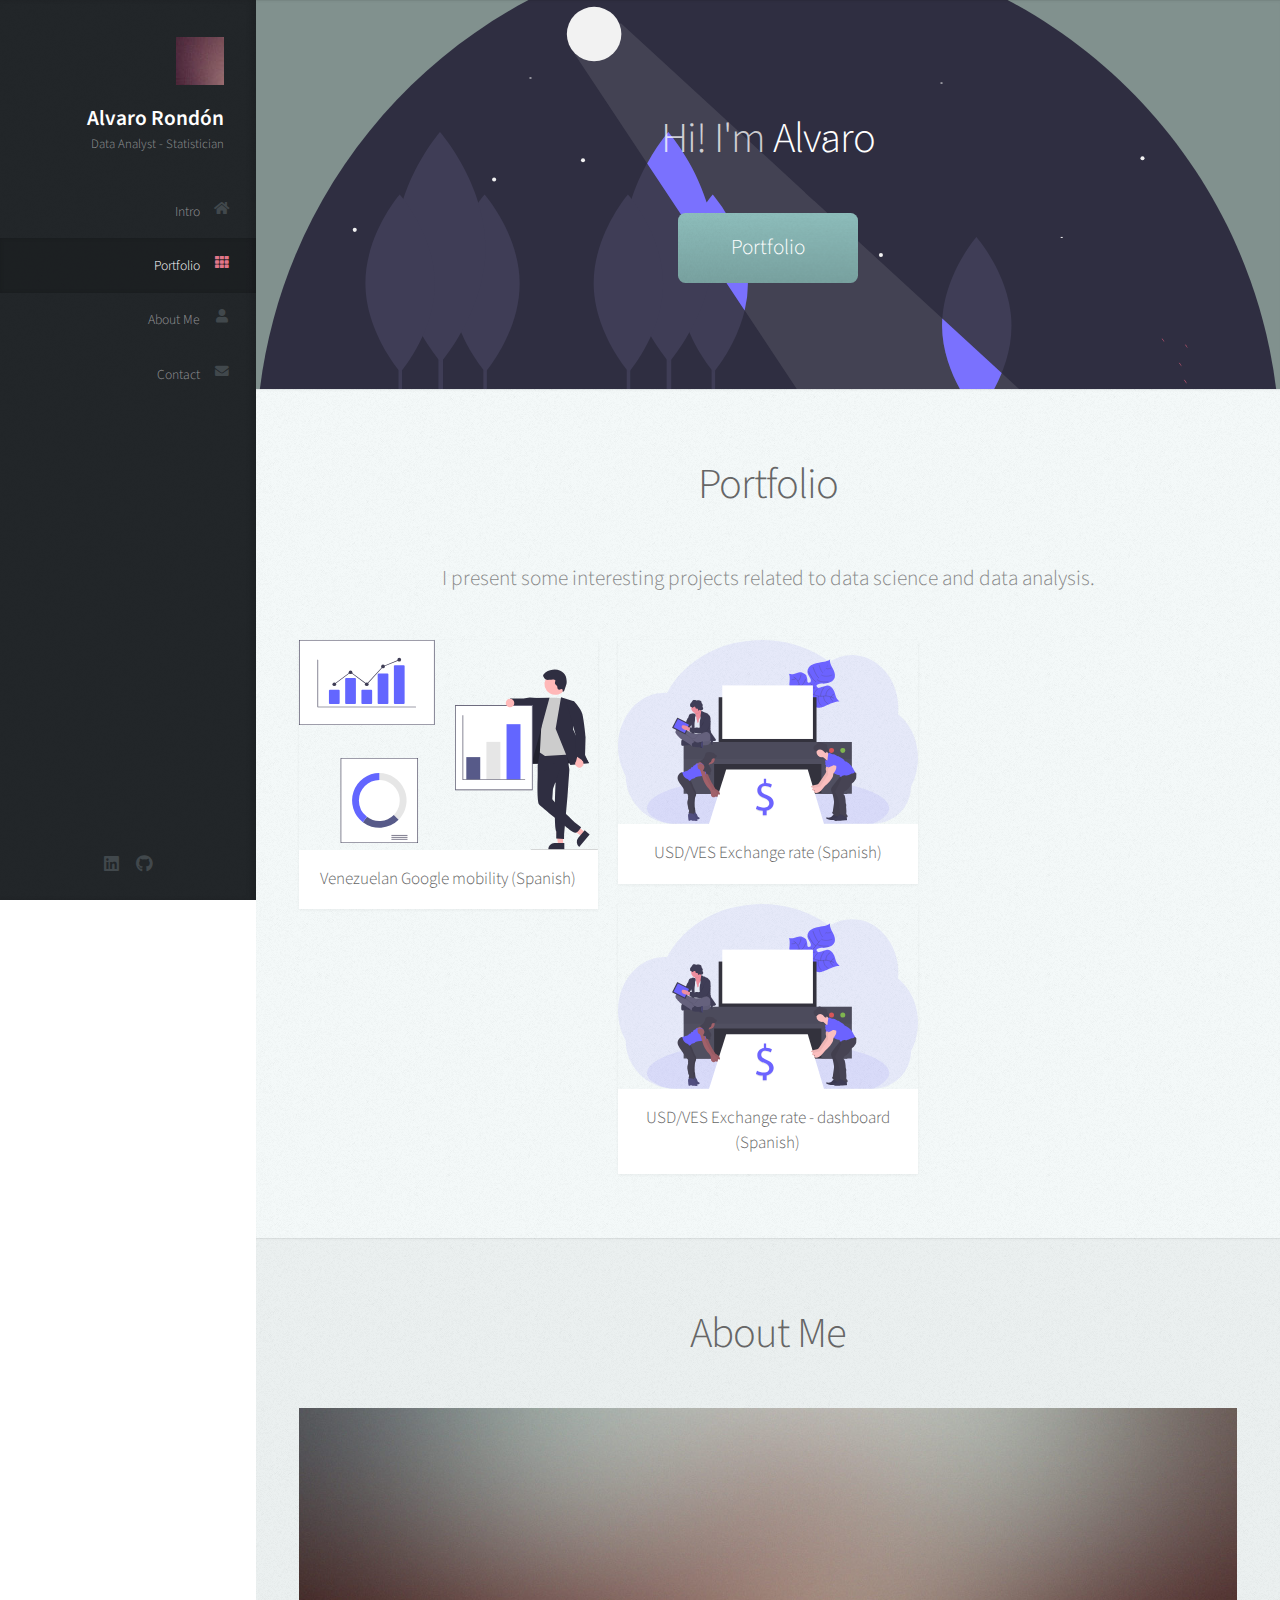
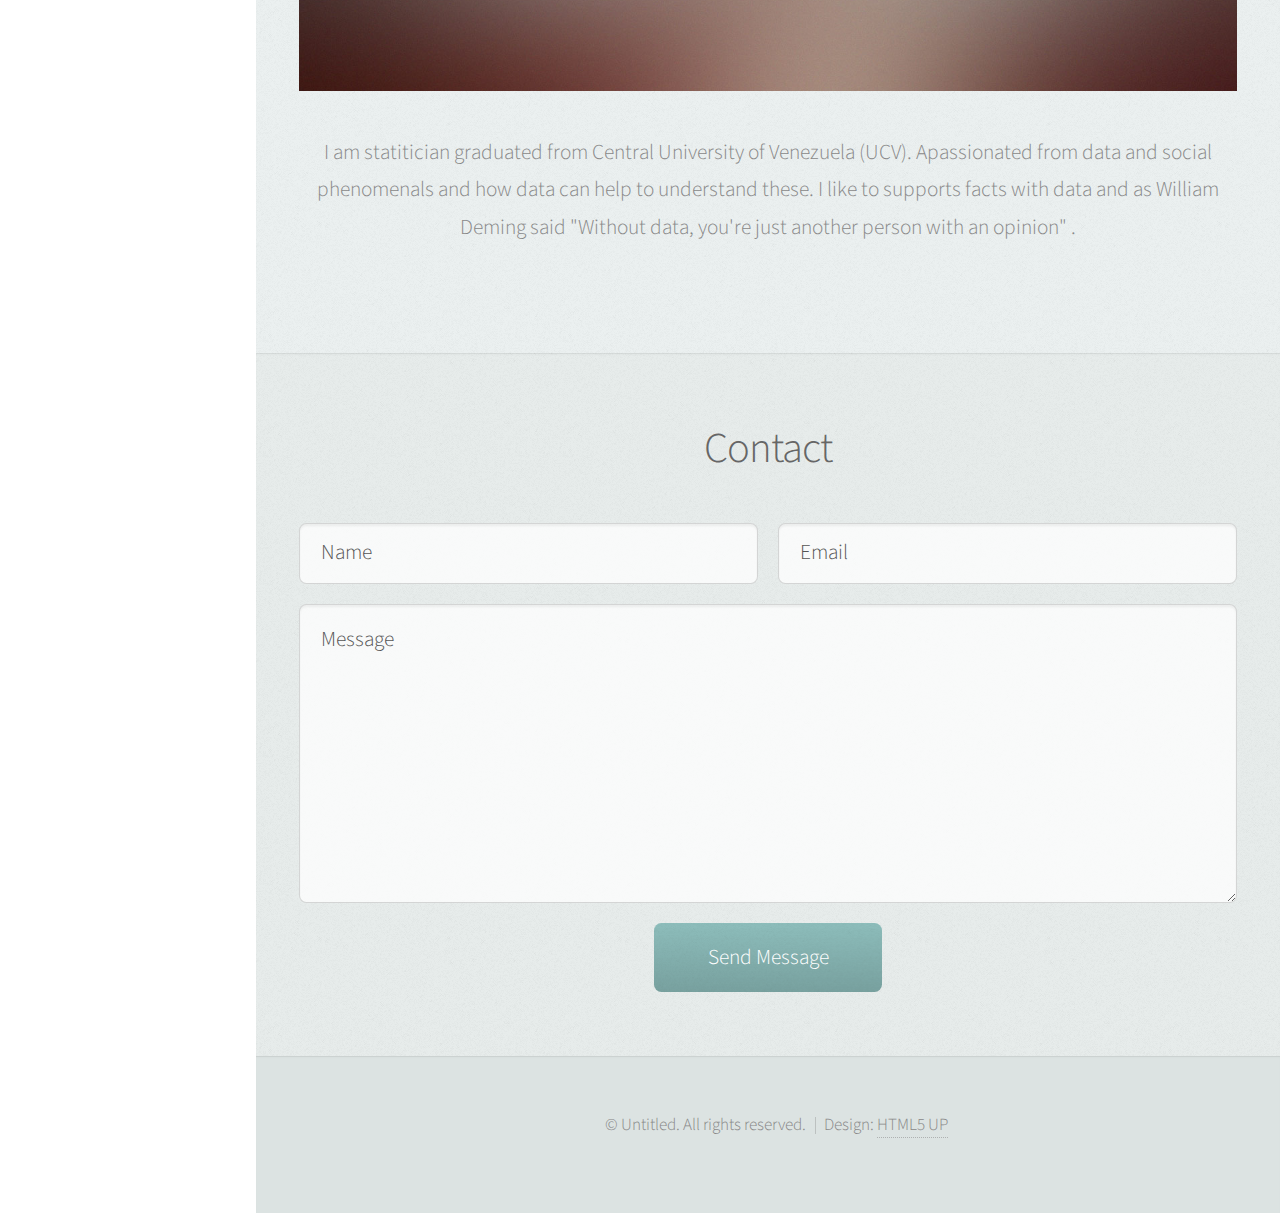
<file: index.html>
<!DOCTYPE HTML>
<!--
	Prologue by HTML5 UP
	html5up.net | @ajlkn
	Free for personal and commercial use under the CCA 3.0 license (html5up.net/license)
-->
<html>
	<head>
		<!-- Google tag (gtag.js) -->
		<script async src="https://www.googletagmanager.com/gtag/js?id=G-D3G1TMV6EN"></script>
		<script>
			window.dataLayer = window.dataLayer || [];
			function gtag(){dataLayer.push(arguments);}
			gtag('js', new Date());

			gtag('config', 'G-D3G1TMV6EN');
		</script>

		<title>Alvaro_portafolio</title>
		<meta charset="utf-8" />
		<meta name="viewport" content="width=device-width, initial-scale=1, user-scalable=no" />
		<link rel="stylesheet" href="assets/css/main.css" />
	</head>
	<body class="is-preload">

		<!-- Header -->
			<div id="header">

				<div class="top">

					<!-- Logo -->
						<div id="logo">
							<span class="image avatar48"><img src="images/avatar.jpg" alt="" /></span>
							<h1 id="title">Alvaro Rondón</h1>
							<p>Data Analyst - Statistician</p>
						</div>

					<!-- Nav -->
						<nav id="nav">
							<ul>
								<li><a href="#top" id="top-link"><span class="icon solid fa-home">Intro</span></a></li>
								<li><a href="#portfolio" id="portfolio-link"><span class="icon solid fa-th">Portfolio</span></a></li>
								<li><a href="#about" id="about-link"><span class="icon solid fa-user">About Me</span></a></li>
								<li><a href="#contact" id="contact-link"><span class="icon solid fa-envelope">Contact</span></a></li>
							</ul>
						</nav>

				</div>

				<div class="bottom">

					<!-- Social Icons -->
						<ul class="icons">
							<li><a href="https://www.linkedin.com/in/alvaro-rondon-251430157/" class="icon brands fa-linkedin"><span class="label">Linkedin</span></a></li>
							<!-- <li><a href="#" class="icon brands fa-facebook-f"><span class="label">Facebook</span></a></li> -->
							<li><a href="https://github.com/alvarorondon" class="icon brands fa-github"><span class="label">Github</span></a></li>
							<!-- <li><a href="#" class="icon brands fa-dribbble"><span class="label">Dribbble</span></a></li>
							<li><a href="#" class="icon solid fa-envelope"><span class="label">Email</span></a></li> -->
						</ul>

				</div>

			</div>

		<!-- Main -->
			<div id="main">

				<!-- Intro -->
					<section id="top" class="one dark cover">
						<div class="container"> 

							<header>
								<h2 class="alt">Hi! I'm <strong>Alvaro</strong></h2>
								<!-- <h2 class="alt">Hi! I'm <strong>Alvaro</strong>, a <a href="http://html5up.net/license">free</a> responsive<br />
								site template designed by <a href="http://html5up.net">HTML5 UP</a>.</h2>
								<p>Ligula scelerisque justo sem accumsan diam quis<br />
								vitae natoque dictum sollicitudin elementum.</p> -->
							</header>

							<footer>
								<a href="#portfolio" class="button scrolly">Portfolio</a>
							</footer>

						</div>
					</section>

				<!-- Portfolio -->
					<section id="portfolio" class="two">
						<div class="container">

							<header>
								<h2>Portfolio</h2>
							</header>

							<p>I present some interesting projects related to data science and data analysis.</p>

							<div class="row">
								<div class="col-4 col-12-mobile">
									<article class="item">
										<a href="descriptivas/informe.html" class="image fit"><img src="images/p1.svg" alt="" /></a>
										<header>
											<h3>Venezuelan Google mobility (Spanish)</h3>
											<!-- <p>Descriptivas de datos de movilidad en Venezuela</p> -->
										</header>
									</article>
									<!-- <article class="item">
										<a href="#" class="image fit"><img src="images/proy1.PNG" alt="" /></a>
										<header>
											<h3>LISETH</h3>
										</header>
									</article> -->
									<!-- <article class="item">
										<a href="#" class="image fit"><img src="images/pic03.jpg" alt="" /></a>
										<header>
											<h3>Rhoncus Semper</h3>
										</header>
									</article> -->
								</div>
								<div class="col-4 col-12-mobile">
									<article class="item">
										<a href="descriptivas/informe_TDC.html" class="image fit"><img src="images/dollar.svg" alt="" /></a>
										<header>
											<h3>USD/VES Exchange rate (Spanish)</h3>
										</header>
									</article>
									<article class="item">
										<a href="descriptivas/dashboard_test_TDC.html" class="image fit"><img src="images/dollar.svg" alt="" /></a>
										<header>
											<h3>USD/VES Exchange rate - dashboard (Spanish)</h3>
										</header>
									</article>
								</div>
								<!-- <div class="col-4 col-12-mobile">
									<article class="item">
										<a href="#" class="image fit"><img src="images/pic06.jpg" alt="" /></a>
										<header>
											<h3>Dolor Penatibus</h3>
										</header>
									</article>
									<article class="item">
										<a href="#" class="image fit"><img src="images/pic07.jpg" alt="" /></a>
										<header>
											<h3>Orci Convallis</h3>
										</header>
									</article>
								</div> -->
							</div>

						</div>
					</section>

				<!-- About Me -->
					<section id="about" class="three">
						<div class="container">

							<header>
								<h2>About Me</h2>
							</header>

							<a href="#" class="image featured"><img src="images/pic08.jpg" alt="" /></a>

							<p>I am statitician graduated from Central University of Venezuela (UCV). 
							Apassionated from data and social phenomenals and how data can help to understand these. 
							I like to supports facts with data and as William Deming said "Without data, you're just another person with an opinion"
							.</p>

						</div>
					</section>

				<!-- Contact -->
					<section id="contact" class="four">
						<div class="container">

							<header>
								<h2>Contact</h2>
							</header>

							<!-- <p>Elementum sem parturient nulla quam placerat viverra
							mauris non cum elit tempus ullamcorper dolor. Libero rutrum ut lacinia
							donec curae mus. Eleifend id porttitor ac ultricies lobortis sem nunc
							orci ridiculus faucibus a consectetur. Porttitor curae mauris urna mi dolor.</p> -->

							<form method="post" action="#">
								<div class="row">
									<div class="col-6 col-12-mobile"><input type="text" name="name" placeholder="Name" /></div>
									<div class="col-6 col-12-mobile"><input type="text" name="email" placeholder="Email" /></div>
									<div class="col-12">
										<textarea name="message" placeholder="Message"></textarea>
									</div>
									<div class="col-12">
										<input type="submit" value="Send Message" />
									</div>
								</div>
							</form>

						</div>
					</section>

			</div>

		<!-- Footer -->
			<div id="footer">

				<!-- Copyright -->
					<ul class="copyright">
						<li>&copy; Untitled. All rights reserved.</li><li>Design: <a href="http://html5up.net">HTML5 UP</a></li>
					</ul>

			</div>

		<!-- Scripts -->
			<script src="assets/js/jquery.min.js"></script>
			<script src="assets/js/jquery.scrolly.min.js"></script>
			<script src="assets/js/jquery.scrollex.min.js"></script>
			<script src="assets/js/browser.min.js"></script>
			<script src="assets/js/breakpoints.min.js"></script>
			<script src="assets/js/util.js"></script>
			<script src="assets/js/main.js"></script>

	</body>
</html>
</file>
<file: assets/css/main.css>
@import url("fontawesome-all.min.css");
@import url("https://fonts.googleapis.com/css?family=Source+Sans+Pro:300,300italic,400,600");

/*
	Prologue by HTML5 UP
	html5up.net | @ajlkn
	Free for personal and commercial use under the CCA 3.0 license (html5up.net/license)
*/

html, body, div, span, applet, object,
iframe, h1, h2, h3, h4, h5, h6, p, blockquote,
pre, a, abbr, acronym, address, big, cite,
code, del, dfn, em, img, ins, kbd, q, s, samp,
small, strike, strong, sub, sup, tt, var, b,
u, i, center, dl, dt, dd, ol, ul, li, fieldset,
form, label, legend, table, caption, tbody,
tfoot, thead, tr, th, td, article, aside,
canvas, details, embed, figure, figcaption,
footer, header, hgroup, menu, nav, output, ruby,
section, summary, time, mark, audio, video {
	margin: 0;
	padding: 0;
	border: 0;
	font-size: 100%;
	font: inherit;
	vertical-align: baseline;}

article, aside, details, figcaption, figure,
footer, header, hgroup, menu, nav, section {
	display: block;}

body {
	line-height: 1;
}

ol, ul {
	list-style: none;
}

blockquote, q {
	quotes: none;
}

	blockquote:before, blockquote:after, q:before, q:after {
		content: '';
		content: none;
	}

table {
	border-collapse: collapse;
	border-spacing: 0;
}

body {
	-webkit-text-size-adjust: none;
}

mark {
	background-color: transparent;
	color: inherit;
}

input::-moz-focus-inner {
	border: 0;
	padding: 0;
}

input, select, textarea {
	-moz-appearance: none;
	-webkit-appearance: none;
	-ms-appearance: none;
	appearance: none;
}

/* Basic */

	html {
		box-sizing: border-box;
	}

	*, *:before, *:after {
		box-sizing: inherit;
	}

	body {
		background: #fff;
		font-family: 'Source Sans Pro', sans-serif;
		font-size: 19pt;
		font-weight: 300;
		line-height: 1.75em;
		color: #888;
	}

		body.is-preload *, body.is-preload *:before, body.is-preload *:after {
			-moz-animation: none !important;
			-webkit-animation: none !important;
			-ms-animation: none !important;
			animation: none !important;
			-moz-transition: none !important;
			-webkit-transition: none !important;
			-ms-transition: none !important;
			transition: none !important;
		}

	input, textarea, select {
		font-family: 'Source Sans Pro', sans-serif;
		font-size: 19pt;
		font-weight: 300;
		line-height: 1.75em;
		color: #888;
	}

	h1, h2, h3, h4, h5, h6 {
		font-weight: 300;
		color: #666;
		line-height: 1.5em;
	}

	h1 a, h2 a, h3 a, h4 a, h5 a, h6 a {
		color: inherit;
		text-decoration: none;
	}

		h1 a strong, h2 a strong, h3 a strong, h4 a strong, h5 a strong, h6 a strong {
			color: #333;
		}

	h2 {
		font-size: 2em;
		letter-spacing: -1px;
	}

		h2.alt {
			color: #888;
		}

			h2.alt strong {
				color: #666;
			}

	h3 {
		font-size: 1.5em;
	}

	header {
		margin: 0 0 2em 0;
	}

		header > p {
			margin: 1em 0 0 0;
		}

	footer {
		margin: 2em 0 0 0;
	}

	strong, b {
		font-weight: 300;
		color: #666;
	}

	em, i {
		font-style: italic;
	}

	a {
		text-decoration: none;
		color: inherit;
		border-bottom: dotted 1px rgba(128, 128, 128, 0.5);
		-moz-transition: color 0.35s ease-in-out, border-bottom-color 0.35s ease-in-out;
		-webkit-transition: color 0.35s ease-in-out, border-bottom-color 0.35s ease-in-out;
		-ms-transition: color 0.35s ease-in-out, border-bottom-color 0.35s ease-in-out;
		transition: color 0.35s ease-in-out, border-bottom-color 0.35s ease-in-out;
		outline: 0;
	}

		a:hover {
			color: #E27689;
			border-bottom-color: rgba(255, 255, 255, 0);
		}

	sub {
		position: relative;
		top: 0.5em;
		font-size: 0.8em;
	}

	sup {
		position: relative;
		top: -0.5em;
		font-size: 0.8em;
	}

	hr {
		border: 0;
		border-top: solid 1px #ddd;
	}

	blockquote {
		border-left: solid 0.5em #ddd;
		padding: 1em 0 1em 2em;
		font-style: italic;
	}

	p, ul, ol, dl, table {
		margin-bottom: 2em;
	}

	br.clear {
		clear: both;
	}

/* Container */

	.container {
		margin: 0 auto;
		max-width: 100%;
		width: 1400px;
	}

		@media screen and (min-width: 961px) and (max-width: 1880px) {

			.container {
				width: 1200px;
			}

		}

		@media screen and (min-width: 961px) and (max-width: 1620px) {

			.container {
				width: 960px;
			}

		}

		@media screen and (min-width: 961px) and (max-width: 1320px) {

			.container {
				width: 100%;
			}

		}

		@media screen and (max-width: 960px) {

			.container {
				width: 100%;
			}

		}

		@media screen and (max-width: 736px) {

			.container {
				width: 100%;
			}

		}

/* Row */

	.row {
		display: flex;
		flex-wrap: wrap;
		box-sizing: border-box;
		align-items: stretch;
	}

		.row > * {
			box-sizing: border-box;
		}

		.row.gtr-uniform > * > :last-child {
			margin-bottom: 0;
		}

		.row.aln-left {
			justify-content: flex-start;
		}

		.row.aln-center {
			justify-content: center;
		}

		.row.aln-right {
			justify-content: flex-end;
		}

		.row.aln-top {
			align-items: flex-start;
		}

		.row.aln-middle {
			align-items: center;
		}

		.row.aln-bottom {
			align-items: flex-end;
		}

		.row > .imp {
			order: -1;
		}

		.row > .col-1 {
			width: 8.33333%;
		}

		.row > .off-1 {
			margin-left: 8.33333%;
		}

		.row > .col-2 {
			width: 16.66667%;
		}

		.row > .off-2 {
			margin-left: 16.66667%;
		}

		.row > .col-3 {
			width: 25%;
		}

		.row > .off-3 {
			margin-left: 25%;
		}

		.row > .col-4 {
			width: 33.33333%;
		}

		.row > .off-4 {
			margin-left: 33.33333%;
		}

		.row > .col-5 {
			width: 41.66667%;
		}

		.row > .off-5 {
			margin-left: 41.66667%;
		}

		.row > .col-6 {
			width: 50%;
		}

		.row > .off-6 {
			margin-left: 50%;
		}

		.row > .col-7 {
			width: 58.33333%;
		}

		.row > .off-7 {
			margin-left: 58.33333%;
		}

		.row > .col-8 {
			width: 66.66667%;
		}

		.row > .off-8 {
			margin-left: 66.66667%;
		}

		.row > .col-9 {
			width: 75%;
		}

		.row > .off-9 {
			margin-left: 75%;
		}

		.row > .col-10 {
			width: 83.33333%;
		}

		.row > .off-10 {
			margin-left: 83.33333%;
		}

		.row > .col-11 {
			width: 91.66667%;
		}

		.row > .off-11 {
			margin-left: 91.66667%;
		}

		.row > .col-12 {
			width: 100%;
		}

		.row > .off-12 {
			margin-left: 100%;
		}

		.row.gtr-0 {
			margin-top: 0px;
			margin-left: 0px;
		}

			.row.gtr-0 > * {
				padding: 0px 0 0 0px;
			}

			.row.gtr-0.gtr-uniform {
				margin-top: 0px;
			}

				.row.gtr-0.gtr-uniform > * {
					padding-top: 0px;
				}

		.row.gtr-25 {
			margin-top: -10px;
			margin-left: -10px;
		}

			.row.gtr-25 > * {
				padding: 10px 0 0 10px;
			}

			.row.gtr-25.gtr-uniform {
				margin-top: -10px;
			}

				.row.gtr-25.gtr-uniform > * {
					padding-top: 10px;
				}

		.row.gtr-50 {
			margin-top: -20px;
			margin-left: -20px;
		}

			.row.gtr-50 > * {
				padding: 20px 0 0 20px;
			}

			.row.gtr-50.gtr-uniform {
				margin-top: -20px;
			}

				.row.gtr-50.gtr-uniform > * {
					padding-top: 20px;
				}

		.row {
			margin-top: -40px;
			margin-left: -40px;
		}

			.row > * {
				padding: 40px 0 0 40px;
			}

			.row.gtr-uniform {
				margin-top: -40px;
			}

				.row.gtr-uniform > * {
					padding-top: 40px;
				}

		.row.gtr-150 {
			margin-top: -60px;
			margin-left: -60px;
		}

			.row.gtr-150 > * {
				padding: 60px 0 0 60px;
			}

			.row.gtr-150.gtr-uniform {
				margin-top: -60px;
			}

				.row.gtr-150.gtr-uniform > * {
					padding-top: 60px;
				}

		.row.gtr-200 {
			margin-top: -80px;
			margin-left: -80px;
		}

			.row.gtr-200 > * {
				padding: 80px 0 0 80px;
			}

			.row.gtr-200.gtr-uniform {
				margin-top: -80px;
			}

				.row.gtr-200.gtr-uniform > * {
					padding-top: 80px;
				}

		@media screen and (min-width: 961px) and (max-width: 1880px) {

			.row {
				display: flex;
				flex-wrap: wrap;
				box-sizing: border-box;
				align-items: stretch;
			}

				.row > * {
					box-sizing: border-box;
				}

				.row.gtr-uniform > * > :last-child {
					margin-bottom: 0;
				}

				.row.aln-left {
					justify-content: flex-start;
				}

				.row.aln-center {
					justify-content: center;
				}

				.row.aln-right {
					justify-content: flex-end;
				}

				.row.aln-top {
					align-items: flex-start;
				}

				.row.aln-middle {
					align-items: center;
				}

				.row.aln-bottom {
					align-items: flex-end;
				}

				.row > .imp-wide {
					order: -1;
				}

				.row > .col-1-wide {
					width: 8.33333%;
				}

				.row > .off-1-wide {
					margin-left: 8.33333%;
				}

				.row > .col-2-wide {
					width: 16.66667%;
				}

				.row > .off-2-wide {
					margin-left: 16.66667%;
				}

				.row > .col-3-wide {
					width: 25%;
				}

				.row > .off-3-wide {
					margin-left: 25%;
				}

				.row > .col-4-wide {
					width: 33.33333%;
				}

				.row > .off-4-wide {
					margin-left: 33.33333%;
				}

				.row > .col-5-wide {
					width: 41.66667%;
				}

				.row > .off-5-wide {
					margin-left: 41.66667%;
				}

				.row > .col-6-wide {
					width: 50%;
				}

				.row > .off-6-wide {
					margin-left: 50%;
				}

				.row > .col-7-wide {
					width: 58.33333%;
				}

				.row > .off-7-wide {
					margin-left: 58.33333%;
				}

				.row > .col-8-wide {
					width: 66.66667%;
				}

				.row > .off-8-wide {
					margin-left: 66.66667%;
				}

				.row > .col-9-wide {
					width: 75%;
				}

				.row > .off-9-wide {
					margin-left: 75%;
				}

				.row > .col-10-wide {
					width: 83.33333%;
				}

				.row > .off-10-wide {
					margin-left: 83.33333%;
				}

				.row > .col-11-wide {
					width: 91.66667%;
				}

				.row > .off-11-wide {
					margin-left: 91.66667%;
				}

				.row > .col-12-wide {
					width: 100%;
				}

				.row > .off-12-wide {
					margin-left: 100%;
				}

				.row.gtr-0 {
					margin-top: 0px;
					margin-left: 0px;
				}

					.row.gtr-0 > * {
						padding: 0px 0 0 0px;
					}

					.row.gtr-0.gtr-uniform {
						margin-top: 0px;
					}

						.row.gtr-0.gtr-uniform > * {
							padding-top: 0px;
						}

				.row.gtr-25 {
					margin-top: -10px;
					margin-left: -10px;
				}

					.row.gtr-25 > * {
						padding: 10px 0 0 10px;
					}

					.row.gtr-25.gtr-uniform {
						margin-top: -10px;
					}

						.row.gtr-25.gtr-uniform > * {
							padding-top: 10px;
						}

				.row.gtr-50 {
					margin-top: -20px;
					margin-left: -20px;
				}

					.row.gtr-50 > * {
						padding: 20px 0 0 20px;
					}

					.row.gtr-50.gtr-uniform {
						margin-top: -20px;
					}

						.row.gtr-50.gtr-uniform > * {
							padding-top: 20px;
						}

				.row {
					margin-top: -40px;
					margin-left: -40px;
				}

					.row > * {
						padding: 40px 0 0 40px;
					}

					.row.gtr-uniform {
						margin-top: -40px;
					}

						.row.gtr-uniform > * {
							padding-top: 40px;
						}

				.row.gtr-150 {
					margin-top: -60px;
					margin-left: -60px;
				}

					.row.gtr-150 > * {
						padding: 60px 0 0 60px;
					}

					.row.gtr-150.gtr-uniform {
						margin-top: -60px;
					}

						.row.gtr-150.gtr-uniform > * {
							padding-top: 60px;
						}

				.row.gtr-200 {
					margin-top: -80px;
					margin-left: -80px;
				}

					.row.gtr-200 > * {
						padding: 80px 0 0 80px;
					}

					.row.gtr-200.gtr-uniform {
						margin-top: -80px;
					}

						.row.gtr-200.gtr-uniform > * {
							padding-top: 80px;
						}

		}

		@media screen and (min-width: 961px) and (max-width: 1620px) {

			.row {
				display: flex;
				flex-wrap: wrap;
				box-sizing: border-box;
				align-items: stretch;
			}

				.row > * {
					box-sizing: border-box;
				}

				.row.gtr-uniform > * > :last-child {
					margin-bottom: 0;
				}

				.row.aln-left {
					justify-content: flex-start;
				}

				.row.aln-center {
					justify-content: center;
				}

				.row.aln-right {
					justify-content: flex-end;
				}

				.row.aln-top {
					align-items: flex-start;
				}

				.row.aln-middle {
					align-items: center;
				}

				.row.aln-bottom {
					align-items: flex-end;
				}

				.row > .imp-normal {
					order: -1;
				}

				.row > .col-1-normal {
					width: 8.33333%;
				}

				.row > .off-1-normal {
					margin-left: 8.33333%;
				}

				.row > .col-2-normal {
					width: 16.66667%;
				}

				.row > .off-2-normal {
					margin-left: 16.66667%;
				}

				.row > .col-3-normal {
					width: 25%;
				}

				.row > .off-3-normal {
					margin-left: 25%;
				}

				.row > .col-4-normal {
					width: 33.33333%;
				}

				.row > .off-4-normal {
					margin-left: 33.33333%;
				}

				.row > .col-5-normal {
					width: 41.66667%;
				}

				.row > .off-5-normal {
					margin-left: 41.66667%;
				}

				.row > .col-6-normal {
					width: 50%;
				}

				.row > .off-6-normal {
					margin-left: 50%;
				}

				.row > .col-7-normal {
					width: 58.33333%;
				}

				.row > .off-7-normal {
					margin-left: 58.33333%;
				}

				.row > .col-8-normal {
					width: 66.66667%;
				}

				.row > .off-8-normal {
					margin-left: 66.66667%;
				}

				.row > .col-9-normal {
					width: 75%;
				}

				.row > .off-9-normal {
					margin-left: 75%;
				}

				.row > .col-10-normal {
					width: 83.33333%;
				}

				.row > .off-10-normal {
					margin-left: 83.33333%;
				}

				.row > .col-11-normal {
					width: 91.66667%;
				}

				.row > .off-11-normal {
					margin-left: 91.66667%;
				}

				.row > .col-12-normal {
					width: 100%;
				}

				.row > .off-12-normal {
					margin-left: 100%;
				}

				.row.gtr-0 {
					margin-top: 0px;
					margin-left: 0px;
				}

					.row.gtr-0 > * {
						padding: 0px 0 0 0px;
					}

					.row.gtr-0.gtr-uniform {
						margin-top: 0px;
					}

						.row.gtr-0.gtr-uniform > * {
							padding-top: 0px;
						}

				.row.gtr-25 {
					margin-top: -10px;
					margin-left: -10px;
				}

					.row.gtr-25 > * {
						padding: 10px 0 0 10px;
					}

					.row.gtr-25.gtr-uniform {
						margin-top: -10px;
					}

						.row.gtr-25.gtr-uniform > * {
							padding-top: 10px;
						}

				.row.gtr-50 {
					margin-top: -20px;
					margin-left: -20px;
				}

					.row.gtr-50 > * {
						padding: 20px 0 0 20px;
					}

					.row.gtr-50.gtr-uniform {
						margin-top: -20px;
					}

						.row.gtr-50.gtr-uniform > * {
							padding-top: 20px;
						}

				.row {
					margin-top: -40px;
					margin-left: -40px;
				}

					.row > * {
						padding: 40px 0 0 40px;
					}

					.row.gtr-uniform {
						margin-top: -40px;
					}

						.row.gtr-uniform > * {
							padding-top: 40px;
						}

				.row.gtr-150 {
					margin-top: -60px;
					margin-left: -60px;
				}

					.row.gtr-150 > * {
						padding: 60px 0 0 60px;
					}

					.row.gtr-150.gtr-uniform {
						margin-top: -60px;
					}

						.row.gtr-150.gtr-uniform > * {
							padding-top: 60px;
						}

				.row.gtr-200 {
					margin-top: -80px;
					margin-left: -80px;
				}

					.row.gtr-200 > * {
						padding: 80px 0 0 80px;
					}

					.row.gtr-200.gtr-uniform {
						margin-top: -80px;
					}

						.row.gtr-200.gtr-uniform > * {
							padding-top: 80px;
						}

		}

		@media screen and (min-width: 961px) and (max-width: 1320px) {

			.row {
				display: flex;
				flex-wrap: wrap;
				box-sizing: border-box;
				align-items: stretch;
			}

				.row > * {
					box-sizing: border-box;
				}

				.row.gtr-uniform > * > :last-child {
					margin-bottom: 0;
				}

				.row.aln-left {
					justify-content: flex-start;
				}

				.row.aln-center {
					justify-content: center;
				}

				.row.aln-right {
					justify-content: flex-end;
				}

				.row.aln-top {
					align-items: flex-start;
				}

				.row.aln-middle {
					align-items: center;
				}

				.row.aln-bottom {
					align-items: flex-end;
				}

				.row > .imp-narrow {
					order: -1;
				}

				.row > .col-1-narrow {
					width: 8.33333%;
				}

				.row > .off-1-narrow {
					margin-left: 8.33333%;
				}

				.row > .col-2-narrow {
					width: 16.66667%;
				}

				.row > .off-2-narrow {
					margin-left: 16.66667%;
				}

				.row > .col-3-narrow {
					width: 25%;
				}

				.row > .off-3-narrow {
					margin-left: 25%;
				}

				.row > .col-4-narrow {
					width: 33.33333%;
				}

				.row > .off-4-narrow {
					margin-left: 33.33333%;
				}

				.row > .col-5-narrow {
					width: 41.66667%;
				}

				.row > .off-5-narrow {
					margin-left: 41.66667%;
				}

				.row > .col-6-narrow {
					width: 50%;
				}

				.row > .off-6-narrow {
					margin-left: 50%;
				}

				.row > .col-7-narrow {
					width: 58.33333%;
				}

				.row > .off-7-narrow {
					margin-left: 58.33333%;
				}

				.row > .col-8-narrow {
					width: 66.66667%;
				}

				.row > .off-8-narrow {
					margin-left: 66.66667%;
				}

				.row > .col-9-narrow {
					width: 75%;
				}

				.row > .off-9-narrow {
					margin-left: 75%;
				}

				.row > .col-10-narrow {
					width: 83.33333%;
				}

				.row > .off-10-narrow {
					margin-left: 83.33333%;
				}

				.row > .col-11-narrow {
					width: 91.66667%;
				}

				.row > .off-11-narrow {
					margin-left: 91.66667%;
				}

				.row > .col-12-narrow {
					width: 100%;
				}

				.row > .off-12-narrow {
					margin-left: 100%;
				}

				.row.gtr-0 {
					margin-top: 0px;
					margin-left: 0px;
				}

					.row.gtr-0 > * {
						padding: 0px 0 0 0px;
					}

					.row.gtr-0.gtr-uniform {
						margin-top: 0px;
					}

						.row.gtr-0.gtr-uniform > * {
							padding-top: 0px;
						}

				.row.gtr-25 {
					margin-top: -5px;
					margin-left: -5px;
				}

					.row.gtr-25 > * {
						padding: 5px 0 0 5px;
					}

					.row.gtr-25.gtr-uniform {
						margin-top: -5px;
					}

						.row.gtr-25.gtr-uniform > * {
							padding-top: 5px;
						}

				.row.gtr-50 {
					margin-top: -10px;
					margin-left: -10px;
				}

					.row.gtr-50 > * {
						padding: 10px 0 0 10px;
					}

					.row.gtr-50.gtr-uniform {
						margin-top: -10px;
					}

						.row.gtr-50.gtr-uniform > * {
							padding-top: 10px;
						}

				.row {
					margin-top: -20px;
					margin-left: -20px;
				}

					.row > * {
						padding: 20px 0 0 20px;
					}

					.row.gtr-uniform {
						margin-top: -20px;
					}

						.row.gtr-uniform > * {
							padding-top: 20px;
						}

				.row.gtr-150 {
					margin-top: -30px;
					margin-left: -30px;
				}

					.row.gtr-150 > * {
						padding: 30px 0 0 30px;
					}

					.row.gtr-150.gtr-uniform {
						margin-top: -30px;
					}

						.row.gtr-150.gtr-uniform > * {
							padding-top: 30px;
						}

				.row.gtr-200 {
					margin-top: -40px;
					margin-left: -40px;
				}

					.row.gtr-200 > * {
						padding: 40px 0 0 40px;
					}

					.row.gtr-200.gtr-uniform {
						margin-top: -40px;
					}

						.row.gtr-200.gtr-uniform > * {
							padding-top: 40px;
						}

		}

		@media screen and (max-width: 960px) {

			.row {
				display: flex;
				flex-wrap: wrap;
				box-sizing: border-box;
				align-items: stretch;
			}

				.row > * {
					box-sizing: border-box;
				}

				.row.gtr-uniform > * > :last-child {
					margin-bottom: 0;
				}

				.row.aln-left {
					justify-content: flex-start;
				}

				.row.aln-center {
					justify-content: center;
				}

				.row.aln-right {
					justify-content: flex-end;
				}

				.row.aln-top {
					align-items: flex-start;
				}

				.row.aln-middle {
					align-items: center;
				}

				.row.aln-bottom {
					align-items: flex-end;
				}

				.row > .imp-narrower {
					order: -1;
				}

				.row > .col-1-narrower {
					width: 8.33333%;
				}

				.row > .off-1-narrower {
					margin-left: 8.33333%;
				}

				.row > .col-2-narrower {
					width: 16.66667%;
				}

				.row > .off-2-narrower {
					margin-left: 16.66667%;
				}

				.row > .col-3-narrower {
					width: 25%;
				}

				.row > .off-3-narrower {
					margin-left: 25%;
				}

				.row > .col-4-narrower {
					width: 33.33333%;
				}

				.row > .off-4-narrower {
					margin-left: 33.33333%;
				}

				.row > .col-5-narrower {
					width: 41.66667%;
				}

				.row > .off-5-narrower {
					margin-left: 41.66667%;
				}

				.row > .col-6-narrower {
					width: 50%;
				}

				.row > .off-6-narrower {
					margin-left: 50%;
				}

				.row > .col-7-narrower {
					width: 58.33333%;
				}

				.row > .off-7-narrower {
					margin-left: 58.33333%;
				}

				.row > .col-8-narrower {
					width: 66.66667%;
				}

				.row > .off-8-narrower {
					margin-left: 66.66667%;
				}

				.row > .col-9-narrower {
					width: 75%;
				}

				.row > .off-9-narrower {
					margin-left: 75%;
				}

				.row > .col-10-narrower {
					width: 83.33333%;
				}

				.row > .off-10-narrower {
					margin-left: 83.33333%;
				}

				.row > .col-11-narrower {
					width: 91.66667%;
				}

				.row > .off-11-narrower {
					margin-left: 91.66667%;
				}

				.row > .col-12-narrower {
					width: 100%;
				}

				.row > .off-12-narrower {
					margin-left: 100%;
				}

				.row.gtr-0 {
					margin-top: 0px;
					margin-left: 0px;
				}

					.row.gtr-0 > * {
						padding: 0px 0 0 0px;
					}

					.row.gtr-0.gtr-uniform {
						margin-top: 0px;
					}

						.row.gtr-0.gtr-uniform > * {
							padding-top: 0px;
						}

				.row.gtr-25 {
					margin-top: -5px;
					margin-left: -5px;
				}

					.row.gtr-25 > * {
						padding: 5px 0 0 5px;
					}

					.row.gtr-25.gtr-uniform {
						margin-top: -5px;
					}

						.row.gtr-25.gtr-uniform > * {
							padding-top: 5px;
						}

				.row.gtr-50 {
					margin-top: -10px;
					margin-left: -10px;
				}

					.row.gtr-50 > * {
						padding: 10px 0 0 10px;
					}

					.row.gtr-50.gtr-uniform {
						margin-top: -10px;
					}

						.row.gtr-50.gtr-uniform > * {
							padding-top: 10px;
						}

				.row {
					margin-top: -20px;
					margin-left: -20px;
				}

					.row > * {
						padding: 20px 0 0 20px;
					}

					.row.gtr-uniform {
						margin-top: -20px;
					}

						.row.gtr-uniform > * {
							padding-top: 20px;
						}

				.row.gtr-150 {
					margin-top: -30px;
					margin-left: -30px;
				}

					.row.gtr-150 > * {
						padding: 30px 0 0 30px;
					}

					.row.gtr-150.gtr-uniform {
						margin-top: -30px;
					}

						.row.gtr-150.gtr-uniform > * {
							padding-top: 30px;
						}

				.row.gtr-200 {
					margin-top: -40px;
					margin-left: -40px;
				}

					.row.gtr-200 > * {
						padding: 40px 0 0 40px;
					}

					.row.gtr-200.gtr-uniform {
						margin-top: -40px;
					}

						.row.gtr-200.gtr-uniform > * {
							padding-top: 40px;
						}

		}

		@media screen and (max-width: 736px) {

			.row {
				display: flex;
				flex-wrap: wrap;
				box-sizing: border-box;
				align-items: stretch;
			}

				.row > * {
					box-sizing: border-box;
				}

				.row.gtr-uniform > * > :last-child {
					margin-bottom: 0;
				}

				.row.aln-left {
					justify-content: flex-start;
				}

				.row.aln-center {
					justify-content: center;
				}

				.row.aln-right {
					justify-content: flex-end;
				}

				.row.aln-top {
					align-items: flex-start;
				}

				.row.aln-middle {
					align-items: center;
				}

				.row.aln-bottom {
					align-items: flex-end;
				}

				.row > .imp-mobile {
					order: -1;
				}

				.row > .col-1-mobile {
					width: 8.33333%;
				}

				.row > .off-1-mobile {
					margin-left: 8.33333%;
				}

				.row > .col-2-mobile {
					width: 16.66667%;
				}

				.row > .off-2-mobile {
					margin-left: 16.66667%;
				}

				.row > .col-3-mobile {
					width: 25%;
				}

				.row > .off-3-mobile {
					margin-left: 25%;
				}

				.row > .col-4-mobile {
					width: 33.33333%;
				}

				.row > .off-4-mobile {
					margin-left: 33.33333%;
				}

				.row > .col-5-mobile {
					width: 41.66667%;
				}

				.row > .off-5-mobile {
					margin-left: 41.66667%;
				}

				.row > .col-6-mobile {
					width: 50%;
				}

				.row > .off-6-mobile {
					margin-left: 50%;
				}

				.row > .col-7-mobile {
					width: 58.33333%;
				}

				.row > .off-7-mobile {
					margin-left: 58.33333%;
				}

				.row > .col-8-mobile {
					width: 66.66667%;
				}

				.row > .off-8-mobile {
					margin-left: 66.66667%;
				}

				.row > .col-9-mobile {
					width: 75%;
				}

				.row > .off-9-mobile {
					margin-left: 75%;
				}

				.row > .col-10-mobile {
					width: 83.33333%;
				}

				.row > .off-10-mobile {
					margin-left: 83.33333%;
				}

				.row > .col-11-mobile {
					width: 91.66667%;
				}

				.row > .off-11-mobile {
					margin-left: 91.66667%;
				}

				.row > .col-12-mobile {
					width: 100%;
				}

				.row > .off-12-mobile {
					margin-left: 100%;
				}

				.row.gtr-0 {
					margin-top: 0px;
					margin-left: 0px;
				}

					.row.gtr-0 > * {
						padding: 0px 0 0 0px;
					}

					.row.gtr-0.gtr-uniform {
						margin-top: 0px;
					}

						.row.gtr-0.gtr-uniform > * {
							padding-top: 0px;
						}

				.row.gtr-25 {
					margin-top: -5px;
					margin-left: -5px;
				}

					.row.gtr-25 > * {
						padding: 5px 0 0 5px;
					}

					.row.gtr-25.gtr-uniform {
						margin-top: -5px;
					}

						.row.gtr-25.gtr-uniform > * {
							padding-top: 5px;
						}

				.row.gtr-50 {
					margin-top: -10px;
					margin-left: -10px;
				}

					.row.gtr-50 > * {
						padding: 10px 0 0 10px;
					}

					.row.gtr-50.gtr-uniform {
						margin-top: -10px;
					}

						.row.gtr-50.gtr-uniform > * {
							padding-top: 10px;
						}

				.row {
					margin-top: -20px;
					margin-left: -20px;
				}

					.row > * {
						padding: 20px 0 0 20px;
					}

					.row.gtr-uniform {
						margin-top: -20px;
					}

						.row.gtr-uniform > * {
							padding-top: 20px;
						}

				.row.gtr-150 {
					margin-top: -30px;
					margin-left: -30px;
				}

					.row.gtr-150 > * {
						padding: 30px 0 0 30px;
					}

					.row.gtr-150.gtr-uniform {
						margin-top: -30px;
					}

						.row.gtr-150.gtr-uniform > * {
							padding-top: 30px;
						}

				.row.gtr-200 {
					margin-top: -40px;
					margin-left: -40px;
				}

					.row.gtr-200 > * {
						padding: 40px 0 0 40px;
					}

					.row.gtr-200.gtr-uniform {
						margin-top: -40px;
					}

						.row.gtr-200.gtr-uniform > * {
							padding-top: 40px;
						}

		}

/* Sections/Article */

	section, article {
		margin-bottom: 3em;
	}

		section > :last-child,
		section > .container, section:last-child, article > :last-child,
		article > .container, article:last-child {
			margin-bottom: 0;
		}

		.row > section, .row > article {
			margin-bottom: 0;
		}

/* Image */

	.image {
		display: inline-block;
		border: 0;
	}

		.image img {
			display: block;
			width: 100%;
		}

		.image.avatar48 {
			width: 48px;
			height: 48px;
			background: #f00;
		}

			.image.avatar48 img {
				width: 48px;
				height: 48px;
			}

		.image.fit {
			display: block;
			width: 100%;
		}

		.image.featured {
			display: block;
			width: 100%;
			margin: 0 0 2em 0;
		}

		.image.left {
			float: left;
			margin: 0 2em 2em 0;
		}

		.image.centered {
			display: block;
			margin: 0 0 2em 0;
		}

			.image.centered img {
				margin: 0 auto;
				width: auto;
			}

/* List */

	ul {
		list-style: disc;
		padding-left: 1em;
	}

		ul li {
			padding-left: 0.5em;
		}

	ol {
		list-style: decimal;
		padding-left: 1.25em;
	}

		ol li {
			padding-left: 0.25em;
		}

/* Icons */

	ul.icons {
		cursor: default;
		list-style: none;
		padding-left: 0;
	}

		ul.icons li {
			display: inline-block;
			padding-left: 0;
		}

		ul.icons a {
			display: inline-block;
			width: 2em;
			height: 2em;
			line-height: 2em;
			text-align: center;
			border: 0;
		}

/* Form */

	form label {
		display: block;
		text-align: left;
		margin-bottom: 0.5em;
	}

	form input[type="text"],
	form input[type="email"],
	form input[type="password"],
	form select,
	form textarea {
		position: relative;
		-webkit-appearance: none;
		display: block;
		border: 0;
		outline: 0;
		background: #fff;
		background: rgba(255, 255, 255, 0.75);
		width: 100%;
		border-radius: 0.35em;
		padding: 0.75em 1em 0.75em 1em;
		box-shadow: inset 0 0.1em 0.1em 0 rgba(0, 0, 0, 0.05);
		border: solid 1px rgba(0, 0, 0, 0.15);
		-moz-transition: all 0.35s ease-in-out;
		-webkit-transition: all 0.35s ease-in-out;
		-ms-transition: all 0.35s ease-in-out;
		transition: all 0.35s ease-in-out;
	}

		form input[type="text"]:focus,
		form input[type="email"]:focus,
		form input[type="password"]:focus,
		form select:focus,
		form textarea:focus {
			box-shadow: 0 0 2px 1px #8ebebc;
			background: #fff;
		}

	form input[type="text"],
	form input[type="email"],
	form input[type="password"],
	form select {
		line-height: 1.25em;
	}

	form textarea {
		min-height: 14em;
	}

	form ::-webkit-input-placeholder {
		color: #555 !important;
	}

	form :-moz-placeholder {
		color: #555 !important;
	}

	form ::-moz-placeholder {
		color: #555 !important;
	}

	form :-ms-input-placeholder {
		color: #555 !important;
	}

	form ::-moz-focus-inner {
		border: 0;
	}

/* Table */

	table {
		width: 100%;
		text-align: left;
	}

		table tbody tr:nth-child(2n+2) {
			background: #f4f4f4;
		}

		table td {
			padding: 0.5em 1em 0.5em 1em;
		}

		table th {
			text-align: left;
			padding: 0.5em 1em 0.5em 1em;
			color: #fff;
			background: #222729 url("images/overlay.png");
		}

		table thead {
			background: #444;
			color: #fff;
		}

		table tfoot {
			background: #eee;
		}

/* Button */

	input[type="button"],
	input[type="submit"],
	input[type="reset"],
	button,
	.button {
		position: relative;
		display: inline-block;
		border-radius: 0.35em;
		color: #fff !important;
		text-decoration: none;
		padding: 0.75em 2.5em 0.75em 2.5em;
		background-color: #8ebebc;
		border: 0;
		cursor: pointer;
		background-image: -moz-linear-gradient(top, rgba(0, 0, 0, 0), rgba(0, 0, 0, 0.15)), url("images/overlay.png");
		background-image: -webkit-linear-gradient(top, rgba(0, 0, 0, 0), rgba(0, 0, 0, 0.15)), url("images/overlay.png");
		background-image: -ms-linear-gradient(top, rgba(0, 0, 0, 0), rgba(0, 0, 0, 0.15)), url("images/overlay.png");
		background-image: linear-gradient(top, rgba(0, 0, 0, 0), rgba(0, 0, 0, 0.15)), url("images/overlay.png");
		-moz-transition: background-color 0.35s ease-in-out;
		-webkit-transition: background-color 0.35s ease-in-out;
		-ms-transition: background-color 0.35s ease-in-out;
		transition: background-color 0.35s ease-in-out;
	}

		input[type="button"]:hover,
		input[type="submit"]:hover,
		input[type="reset"]:hover,
		button:hover,
		.button:hover {
			background-color: #9ececc;
		}

		input[type="button"]:active,
		input[type="submit"]:active,
		input[type="reset"]:active,
		button:active,
		.button:active {
			background-color: #7eaeac;
		}

/* Item */

	.item {
		box-shadow: 0 0.05em 0.15em 0 rgba(0, 0, 0, 0.05);
		margin-bottom: 40px;
	}

		.item header {
			background: #fff;
			margin: 0;
			padding: 1em 0 1em 0;
			font-size: 0.8em;
		}

			.item header h3 {
				font-size: 1em;
			}

/* Icons */

	.icon {
		text-decoration: none;
		text-decoration: none;
	}

		.icon:before {
			-moz-osx-font-smoothing: grayscale;
			-webkit-font-smoothing: antialiased;
			display: inline-block;
			font-style: normal;
			font-variant: normal;
			text-rendering: auto;
			line-height: 1;
			text-transform: none !important;
			font-family: 'Font Awesome 5 Free';
			font-weight: 400;
		}

		.icon:before {
			line-height: inherit;
		}

		.icon > .label {
			display: none;
		}

		.icon.solid:before {
			font-weight: 900;
		}

		.icon.brands:before {
			font-family: 'Font Awesome 5 Brands';
		}

/* Header */

	#header {
		display: -moz-flex;
		display: -webkit-flex;
		display: -ms-flex;
		display: flex;
		-moz-flex-direction: column;
		-webkit-flex-direction: column;
		-ms-flex-direction: column;
		flex-direction: column;
		-moz-justify-content: space-between;
		-webkit-justify-content: space-between;
		-ms-justify-content: space-between;
		justify-content: space-between;
		background: #222629 url("images/overlay.png");
		box-shadow: inset -0.25em 0 0.25em 0 rgba(0, 0, 0, 0.1);
		color: #fff;
		height: 100%;
		left: 0;
		overflow-y: auto;
		position: fixed;
		text-align: right;
		top: 0;
		width: 375px;
	}

		#header .top {
			-moz-flex-grow: 1;
			-webkit-flex-grow: 1;
			-ms-flex-grow: 1;
			flex-grow: 1;
		}

		#header .bottom {
			-moz-flex-shrink: 0;
			-webkit-flex-shrink: 0;
			-ms-flex-shrink: 0;
			flex-shrink: 0;
			padding: 1.5em 0 0.75em 0;
		}

			#header .bottom > :last-child {
				margin-bottom: 0;
			}

		#header .icons {
			font-size: 0.8em;
			text-align: center;
		}

			#header .icons a {
				color: #41484c;
				-moz-transition: color 0.35s ease-in-out;
				-webkit-transition: color 0.35s ease-in-out;
				-ms-transition: color 0.35s ease-in-out;
				transition: color 0.35s ease-in-out;
			}

				#header .icons a:hover {
					color: #fff;
				}

	#logo {
		position: relative;
		margin: 1.75em 1.5em 1.5em 1.5em;
		min-height: 48px;
		cursor: default;
	}

		#logo h1 {
			position: relative;
			color: #fff;
			font-weight: 600;
			font-size: 1em;
			line-height: 1em;
		}

		#logo p {
			position: relative;
			display: block;
			font-size: 0.6em;
			color: rgba(255, 255, 255, 0.5);
			line-height: 1.25em;
			margin: 0.5em 0 0 0;
		}

		#logo .image {
			position: absolute;
			left: 0;
			top: 0;
		}

	#nav ul {
		list-style: none;
		padding-left: 0;
		margin-bottom: 0;
	}

		#nav ul li {
			padding-left: 0;
		}

			#nav ul li a {
				display: block;
				padding: 0.5em 1.5em 0.5em 1.5em;
				color: rgba(255, 255, 255, 0.5);
				text-decoration: none;
				outline: 0;
				border: 0;
				-moz-transition: none;
				-webkit-transition: none;
				-ms-transition: none;
				transition: none;
			}

				#nav ul li a span {
					position: relative;
					display: block;
					font-size: 0.8em;
				}

					#nav ul li a span:before {
						position: absolute;
						left: 0;
						color: #41484c;
						text-align: center;
						width: 1.25em;
						line-height: 1.75em;
					}

				#nav ul li a.active {
					background: rgba(0, 0, 0, 0.15);
					box-shadow: inset 0 0 0.25em 0 rgba(0, 0, 0, 0.125);
					color: #fff;
				}

					#nav ul li a.active span:before {
						color: #e27689;
					}

/* Footer */

	#footer {
		margin-left: 375px;
		text-align: center;
		background-color: #dce3e2;
		padding: 3em 0 4em 0;
		box-shadow: inset 0 1px 0 0 rgba(0, 0, 0, 0.05), inset 0 0.1em 0.1em 0 rgba(0, 0, 0, 0.025);
		font-size: 0.8em;
	}

		#footer .copyright {
			cursor: default;
			margin: 0;
		}

			#footer .copyright li {
				display: inline-block;
				line-height: 1em;
				border-left: solid 1px rgba(128, 128, 128, 0.35);
				padding: 0 0 0 0.5em;
				margin: 0 0 0 0.5em;
			}

				#footer .copyright li:first-child {
					border-left: 0;
					padding-left: 0;
					margin-left: 0;
				}

/* Main */

	#main {
		margin-left: 375px;
	}

		#main > section {
			margin: 0;
			overflow: hidden;
			padding: 4em 0;
			box-shadow: inset 0 1px 0 0 rgba(0, 0, 0, 0.05), inset 0 0.1em 0.1em 0 rgba(0, 0, 0, 0.025);
			text-align: center;
			background-image: url("images/overlay.png");
		}

			#main > section.dark {
				color: #ddd;
				color: rgba(255, 255, 255, 0.75);
			}

				#main > section.dark h2, #main > section.dark h3, #main > section.dark h4, #main > section.dark h5, #main > section.dark h6 {
					color: inherit;
				}

				#main > section.dark strong {
					color: #fff;
					border-color: inherit;
				}

				#main > section.dark a {
					color: #fff;
					border-color: inherit;
				}

					#main > section.dark a:hover {
						border-bottom-color: rgba(255, 255, 255, 0);
					}

			#main > section.cover {
				padding: 10em 0;
				background-size: cover;
				background-position: center center;
			}

			#main > section.one {
				background-color: #81918E;
				background-image: url("../../images/banner2.svg");
			}

			#main > section.two {
				background-color: #f5fafa;
			}

			#main > section.three {
				background-color: #ecf1f1;
			}

			#main > section.four {
				background-color: #e8edec;
			}

/* Wide */

	@media screen and (min-width: 961px) and (max-width: 1880px) {

		/* Basic */

			body, input, textarea, select {
				font-size: 17pt;
			}

		/* Header */

			#header {
				width: 300px;
			}

		/* Footer */

			#footer {
				margin-left: 300px;
			}

		/* Main */

			#main {
				margin-left: 300px;
			}

	}

/* Normal */

	@media screen and (min-width: 961px) and (max-width: 1620px) {

		/* Main */

			#main > section {
				padding: 3em 0;
			}

			#main section.cover {
				padding: 5em 0;
			}

	}

/* Narrow */

	@media screen and (min-width: 961px) and (max-width: 1320px) {

		/* Basic */

			body, input, textarea, select {
				font-size: 16pt;
			}

			.container {
				padding: 0 2em 0 2em;
			}

		/* Icons */

			ul.icons li a {
				width: 1.75em;
			}

		/* Item */

			.item {
				margin-bottom: 20px;
			}

		/* Header */

			#header {
				width: 20%;
			}

			#logo .image {
				position: relative;
				margin: 0 0 0.5em 0;
			}

			#nav ul li a {
				font-size: 0.8em;
				padding-top: 0.5em;
				padding-bottom: 0.5em;
			}

				#nav ul li a span {
					padding-right: 2.25em;
				}

					#nav ul li a span:before {
						left: 100%;
						margin-left: -1.25em;
						line-height: 2.25em;
					}

		/* Footer */

			#footer {
				margin-left: 20%;
			}

		/* Main */

			#main {
				margin-left: 20%;
			}

	}

/* Narrower */

	#headerToggle {
		display: none;
	}

	@media screen and (max-width: 960px) {

		/* Basic */

			html, body {
				overflow-x: hidden;
			}

			body, input, textarea, select {
				font-size: 16pt;
			}

			header br {
				display: none;
			}

			.container {
				padding: 0 2em 0 2em;
			}

		/* Item */

			.item {
				margin-bottom: 15px;
			}

		/* Icons */

			ul.icons a {
				width: 1.75em;
				font-size: 1.25em;
			}

		/* Header */

			#header {
				-moz-backface-visibility: hidden;
				-webkit-backface-visibility: hidden;
				-ms-backface-visibility: hidden;
				backface-visibility: hidden;
				-moz-transform: translateX(-275px);
				-webkit-transform: translateX(-275px);
				-ms-transform: translateX(-275px);
				transform: translateX(-275px);
				-moz-transition: -moz-transform 0.5s ease;
				-webkit-transition: -webkit-transform 0.5s ease;
				-ms-transition: -ms-transform 0.5s ease;
				transition: transform 0.5s ease;
				-webkit-overflow-scrolling: touch;
				display: block;
				height: 100%;
				left: 0;
				overflow-y: auto;
				position: fixed;
				top: 0;
				width: 275px;
				z-index: 10002;
				width: 275px;
				background: #222729 url("images/overlay.png");
				box-shadow: inset -0.25em 0 0.25em 0 rgba(0, 0, 0, 0.125);
			}

				#header .top {
					position: relative;
				}

				#header .bottom {
					border-top: solid 1px rgba(255, 255, 255, 0.05);
					box-shadow: 0 -1px 0 0 rgba(0, 0, 0, 0.15);
					padding-top: 2em;
					margin-top: 2em;
					position: relative;
				}

			#logo {
				margin: 1.5em 1.25em 1.25em 1.25em;
			}

			#nav ul li a {
				padding: 0.5em 1.25em 0.5em 1.25em;
			}

			#headerToggle {
				-moz-backface-visibility: hidden;
				-webkit-backface-visibility: hidden;
				-ms-backface-visibility: hidden;
				backface-visibility: hidden;
				-moz-transition: -moz-transform 0.5s ease;
				-webkit-transition: -webkit-transform 0.5s ease;
				-ms-transition: -ms-transform 0.5s ease;
				transition: transform 0.5s ease;
				display: block;
				height: 2.25em;
				left: 0;
				position: fixed;
				top: 0;
				width: 3.25em;
				z-index: 10001;
			}

				#headerToggle .toggle {
					text-decoration: none;
					position: absolute;
					left: 0;
					top: 0;
					width: 100%;
					height: 100%;
					outline: 0;
					border: 0;
				}

					#headerToggle .toggle:before {
						-moz-osx-font-smoothing: grayscale;
						-webkit-font-smoothing: antialiased;
						display: inline-block;
						font-style: normal;
						font-variant: normal;
						text-rendering: auto;
						line-height: 1;
						text-transform: none !important;
						font-family: 'Font Awesome 5 Free';
						font-weight: 900;
					}

					#headerToggle .toggle:before {
						text-decoration: none;
						content: '\f0c9';
						color: #fff;
						font-size: 18px;
						background: rgba(128, 136, 144, 0.5);
						border-radius: 0.35em;
						text-align: center;
						position: absolute;
						left: 0.5em;
						top: 0.5em;
						display: block;
						width: 3.25em;
						height: 2.25em;
						line-height: 2.25em;
					}

			body.header-visible #main {
				-moz-transform: translateX(275px);
				-webkit-transform: translateX(275px);
				-ms-transform: translateX(275px);
				transform: translateX(275px);
			}

			body.header-visible #headerToggle {
				-moz-transform: translateX(275px);
				-webkit-transform: translateX(275px);
				-ms-transform: translateX(275px);
				transform: translateX(275px);
			}

			body.header-visible #header {
				-moz-transform: translateX(0);
				-webkit-transform: translateX(0);
				-ms-transform: translateX(0);
				transform: translateX(0);
			}

		/* Footer */

			#footer {
				margin-left: 0;
			}

		/* Main */

			#main {
				-moz-backface-visibility: hidden;
				-webkit-backface-visibility: hidden;
				-ms-backface-visibility: hidden;
				backface-visibility: hidden;
				-moz-transition: -moz-transform 0.5s ease;
				-webkit-transition: -webkit-transform 0.5s ease;
				-ms-transition: -ms-transform 0.5s ease;
				transition: transform 0.5s ease;
				padding-bottom: 1px;
				margin-left: 0;
			}

				#main > section {
					padding: 3em 0;
				}

				#main section.cover {
					padding: 4em 0;
				}

	}

/* Mobile */

	@media screen and (max-width: 736px) {

		/* Basic */

			body, input, textarea, select {
				font-size: 14pt;
			}

			h2 {
				font-size: 1.5em;
				letter-spacing: 0;
				font-weight: 300;
			}

			.container {
				padding: 0 15px 0 15px;
			}

		/* List */

			ul.icons a {
				width: 2em;
				font-size: 1.25em;
			}

		/* Main */

			#main > section {
				padding: 2em 0;
			}

			#main section.cover {
				padding: 4em 0em;
			}

				#main section.cover header {
					padding: 0 1em;
				}

		/* Footer */

			#footer .copyright li {
				display: block;
				line-height: 1.25em;
				border: 0;
				padding: 0;
				margin: 1em 0 0 0;
			}

				#footer .copyright li:first-child {
					margin-top: 0;
				}

	}
</file>
